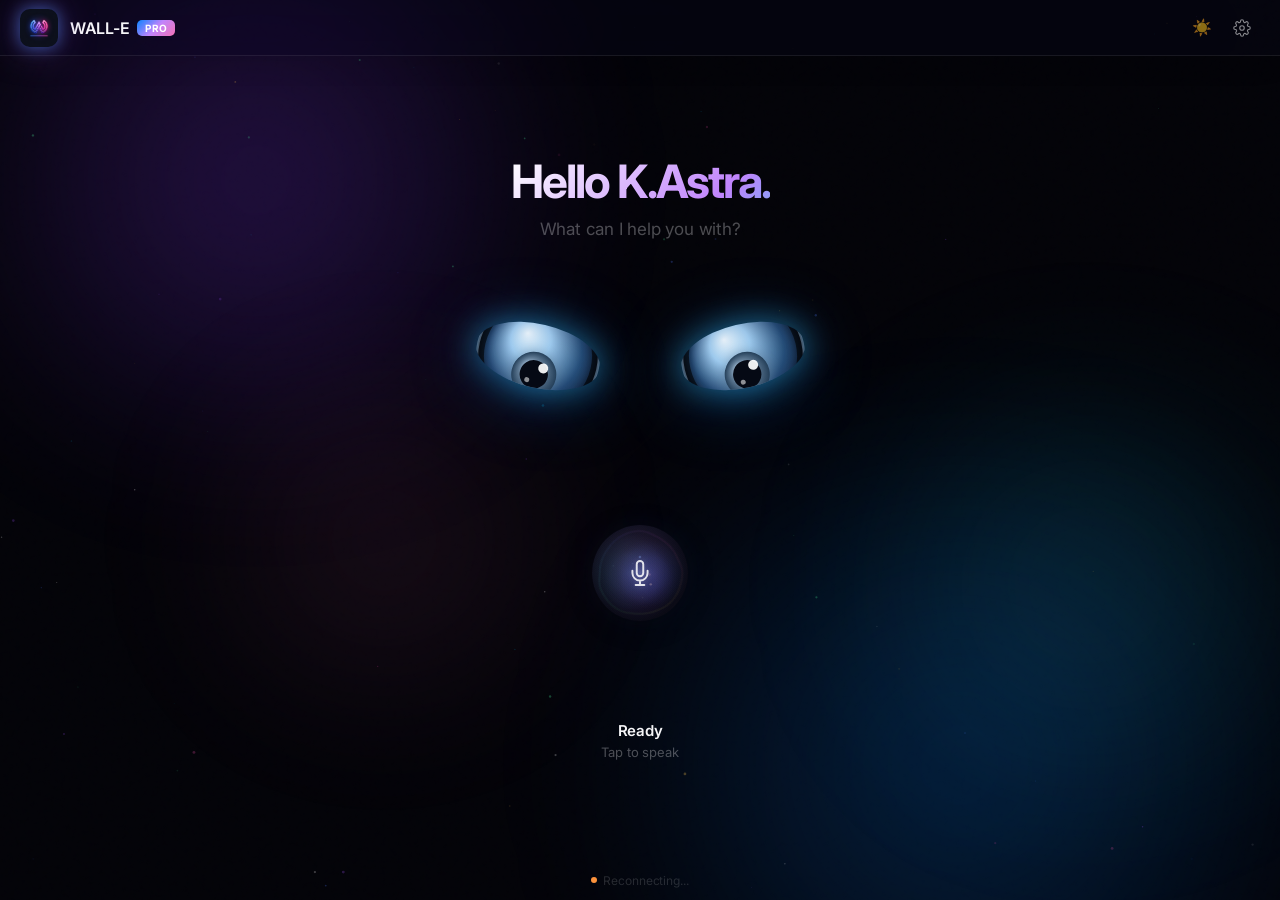
<file: static/index.html>
<!DOCTYPE html>
<html lang="en">

<head>
    <meta charset="UTF-8">
    <meta name="viewport" content="width=device-width, initial-scale=1.0, maximum-scale=1.0, user-scalable=no">
    <title>WALL-E AI — Voice Assistant</title>
    <link rel="stylesheet" href="/static/css/style.css?v=210">
    <link rel="manifest" href="/manifest.json">
    <meta name="theme-color" content="#000000">
    <meta name="apple-mobile-web-app-capable" content="yes">
    <meta name="apple-mobile-web-app-status-bar-style" content="black-translucent">
    <link rel="apple-touch-icon" href="/static/assets/walle-logo.png">
    <meta name="description" content="WALL-E AI — Professional voice-first AI assistant created by K.Astra and its members.">
</head>

<body>
    <div class="wallpaper-base">
        <div class="wallpaper-orb-1"></div>
        <div class="wallpaper-orb-2"></div>
        <div class="wallpaper-noise"></div>
    </div>
    <canvas id="particles-canvas"></canvas>

    <div class="app-shell">
        <!-- ── Top Nav ── -->
        <nav class="top-nav">
            <div class="nav-left">
                <img src="/static/assets/walle-logo.png" alt="WALL-E" class="app-logo">
                <div class="app-info">
                    <h1 class="app-title">WALL-E</h1>
                    <span class="app-badge">Pro</span>
                </div>
            </div>
            <div class="nav-right">
                <button class="icon-btn theme-toggle-btn" id="theme-toggle-btn" title="Toggle Theme">
                    <span class="theme-icon-sun">☀️</span>
                    <span class="theme-icon-moon">🌙</span>
                </button>
                <button class="icon-btn" id="settings-btn" title="Settings">
                    <svg width="18" height="18" viewBox="0 0 24 24" fill="none" stroke="currentColor" stroke-width="1.5"
                        stroke-linecap="round" stroke-linejoin="round">
                        <circle cx="12" cy="12" r="3" />
                        <path
                            d="M19.4 15a1.65 1.65 0 0 0 .33 1.82l.06.06a2 2 0 0 1-2.83 2.83l-.06-.06a1.65 1.65 0 0 0-1.82-.33 1.65 1.65 0 0 0-1 1.51V21a2 2 0 0 1-4 0v-.09A1.65 1.65 0 0 0 9 19.4a1.65 1.65 0 0 0-1.82.33l-.06.06a2 2 0 0 1-2.83-2.83l.06-.06A1.65 1.65 0 0 0 4.68 15a1.65 1.65 0 0 0-1.51-1H3a2 2 0 0 1 0-4h.09A1.65 1.65 0 0 0 4.6 9a1.65 1.65 0 0 0-.33-1.82l-.06-.06a2 2 0 0 1 2.83-2.83l.06.06A1.65 1.65 0 0 0 9 4.68a1.65 1.65 0 0 0 1-1.51V3a2 2 0 0 1 4 0v.09a1.65 1.65 0 0 0 1 1.51 1.65 1.65 0 0 0 1.82-.33l.06-.06a2 2 0 0 1 2.83 2.83l-.06.06A1.65 1.65 0 0 0 19.4 9a1.65 1.65 0 0 0 1.51 1H21a2 2 0 0 1 0 4h-.09a1.65 1.65 0 0 0-1.51 1z" />
                    </svg>
                </button>
            </div>
        </nav>

        <!-- ── Main Stage ── -->
        <main class="main-stage">
            <!-- Greeting -->
            <div class="greeting-area" id="greeting-area">
                <h2 class="greeting-text" id="greeting-text">Hello.</h2>
                <p class="greeting-sub" id="greeting-sub">What can I help you with?</p>
            </div>

            <!-- Orb Hub -->
            <div class="orb-hub">
                <!-- ── Face: eyes on top, orb = mouth below ── -->
                <div class="face-scene" id="orb-scene">

                    <!-- Eyes Row -->
                    <div class="eyes-row">
                        <canvas class="eye-canvas" id="eye-canvas-left"></canvas>
                        <canvas class="eye-canvas" id="eye-canvas-right"></canvas>
                    </div>

                    <!-- Orb / Mouth -->
                    <div class="orb-container">
                        <div class="voice-orb idle" id="voice-orb">
                            <canvas id="orb-canvas"></canvas>
                            <div class="orb-content" id="orb-core">
                                <svg viewBox="0 0 24 24" fill="none" stroke="currentColor" stroke-width="1.8"
                                    stroke-linecap="round" stroke-linejoin="round">
                                    <path d="M12 1a3 3 0 0 0-3 3v8a3 3 0 0 0 6 0V4a3 3 0 0 0-3-3Z" />
                                    <path d="M19 10v2a7 7 0 0 1-14 0v-2M12 19v4m-4 0h8" />
                                </svg>
                            </div>
                        </div>
                        <div class="glow-ring ring-1"></div>
                        <div class="glow-ring ring-2"></div>
                        <div class="glow-ring ring-3"></div>
                    </div>

                </div><!-- /face-scene -->

                <div class="orb-status-area">
                    <p class="status-main" id="orb-status">Ready</p>
                    <p class="status-sub" id="mode-text">Tap to speak</p>
                </div>
            </div>
        </main>

        <!-- ── Footer ── -->
        <footer class="bottom-bar">
            <div class="connection-status">
                <div class="dot" id="connection-dot"></div>
                <span id="connection-text">Connecting…</span>
            </div>
        </footer>

        <!-- ── Settings Modal Backdrop ── -->
        <div class="settings-backdrop" id="settings-backdrop"></div>

        <!-- ── Settings Modal ── -->
        <div class="settings-modal" id="settings-panel">
            <!-- Modal Header -->
            <div class="modal-header">
                <div class="modal-header-left">
                    <div class="modal-icon">
                        <svg width="16" height="16" viewBox="0 0 24 24" fill="none" stroke="currentColor"
                            stroke-width="2" stroke-linecap="round" stroke-linejoin="round">
                            <circle cx="12" cy="12" r="3" />
                            <path
                                d="M19.4 15a1.65 1.65 0 0 0 .33 1.82l.06.06a2 2 0 0 1-2.83 2.83l-.06-.06a1.65 1.65 0 0 0-1.82-.33 1.65 1.65 0 0 0-1 1.51V21a2 2 0 0 1-4 0v-.09A1.65 1.65 0 0 0 9 19.4a1.65 1.65 0 0 0-1.82.33l-.06.06a2 2 0 0 1-2.83-2.83l.06-.06A1.65 1.65 0 0 0 4.68 15a1.65 1.65 0 0 0-1.51-1H3a2 2 0 0 1 0-4h.09A1.65 1.65 0 0 0 4.6 9a1.65 1.65 0 0 0-.33-1.82l-.06-.06a2 2 0 0 1 2.83-2.83l.06.06A1.65 1.65 0 0 0 9 4.68a1.65 1.65 0 0 0 1-1.51V3a2 2 0 0 1 4 0v.09a1.65 1.65 0 0 0 1 1.51 1.65 1.65 0 0 0 1.82-.33l.06-.06a2 2 0 0 1 2.83 2.83l-.06.06A1.65 1.65 0 0 0 19.4 9a1.65 1.65 0 0 0 1.51 1H21a2 2 0 0 1 0 4h-.09a1.65 1.65 0 0 0-1.51 1z" />
                        </svg>
                    </div>
                    <h3 class="modal-title">Settings</h3>
                </div>
                <button class="modal-close" id="settings-close">
                    <svg width="12" height="12" viewBox="0 0 24 24" fill="none" stroke="currentColor" stroke-width="2.5"
                        stroke-linecap="round">
                        <path d="M18 6 6 18M6 6l12 12" />
                    </svg>
                </button>
            </div>

            <!-- Modal Body -->
            <div class="modal-body">

                <!-- Row: User Info -->
                <div class="modal-row">
                    <div class="modal-row-label">
                        <span class="row-icon">👤</span>
                        <span>Account</span>
                    </div>
                    <div class="modal-row-value">
                        <span id="settings-creator"></span>
                    </div>
                </div>

                <div class="modal-separator"></div>

                <!-- Row: Appearance -->
                <div class="modal-row">
                    <div class="modal-row-label">
                        <span class="row-icon">🎨</span>
                        <span>Appearance</span>
                    </div>
                    <div class="modal-row-value">
                        <label class="toggle-switch" title="Toggle light/dark theme">
                            <input type="checkbox" id="settings-theme-toggle">
                            <span class="toggle-track">
                                <span class="toggle-thumb"></span>
                            </span>
                        </label>
                        <span class="toggle-mode-label" id="toggle-mode-label">Dark</span>
                    </div>
                </div>

                <div class="modal-separator"></div>

                <!-- Row: AI Voice -->
                <div class="modal-row modal-row-col">
                    <div class="modal-row-label">
                        <span class="row-icon">🎙️</span>
                        <span>AI Voice</span>
                    </div>
                    <div class="select-wrapper modal-select-wrap">
                        <select id="settings-voice" class="styled-select">
                            <option value="Aoede">Aoede — Professional Female</option>
                            <option value="Charon">Charon — Professional Male</option>
                            <option value="Puck">Puck — Warm Male</option>
                            <option value="Kore">Kore — Warm Female</option>
                            <option value="Fenrir">Fenrir — Deep Male</option>
                        </select>
                        <span class="select-arrow">
                            <svg width="10" height="10" viewBox="0 0 24 24" fill="none" stroke="currentColor"
                                stroke-width="2.5" stroke-linecap="round">
                                <polyline points="6 9 12 15 18 9" />
                            </svg>
                        </span>
                    </div>
                </div>

                <div class="modal-separator"></div>

                <!-- Row: AI Persona -->
                <div class="modal-row modal-row-col">
                    <div class="modal-row-label">
                        <span class="row-icon">🧠</span>
                        <span>AI Persona</span>
                    </div>
                    <textarea id="settings-persona" class="styled-textarea" rows="3"
                        placeholder="e.g. Professional Executive Assistant"></textarea>
                </div>

            </div>

            <!-- Modal Footer -->
            <div class="modal-footer">
                <button id="logout-btn" class="btn-logout">Sign Out</button>
                <button id="settings-save-btn" class="btn-save">Save Changes</button>
            </div>
        </div>
    </div>

    <script src="/static/js/orb-renderer.js?v=110"></script>
    <script src="/static/js/eye-renderer.js?v=304"></script>
    <script src="/static/js/app.js?v=213"></script>
</body>

</html>
</file>
<file: static/css/style.css>
/* ═══════════════════════════════════════════════════════════════
   SIFRA AI — Ultra Vibrant Premium UI  (Dark + Light Themes)
   ═══════════════════════════════════════════════════════════════ */

@import url('https://fonts.googleapis.com/css2?family=Inter:wght@300;400;500;600;700&display=swap');

/* ── DARK THEME (default) ── */
:root {
    --bg-primary:      #030308;
    --bg-elevated:     rgba(16,16,28,0.70);
    --bg-secondary:    rgba(28,28,52,0.55);
    --surface-blur:    saturate(200%) blur(32px);
    --surface-heavy:   saturate(250%) blur(64px);
    --text-primary:    #f5f5f7;
    --text-secondary:  rgba(245,245,247,0.55);
    --text-tertiary:   rgba(245,245,247,0.30);
    --text-quaternary: rgba(245,245,247,0.15);
    --accent:          #0a84ff;
    --accent-hover:    #409cff;
    --accent-subtle:   rgba(10,132,255,0.14);
    --green:           #34d399;
    --orange:          #fb923c;
    --red:             #f87171;
    --purple:          #c084fc;
    --indigo:          #818cf8;
    --cyan:            #22d3ee;
    --pink:            #f472b6;
    --separator:       rgba(255,255,255,0.06);
    --separator-opaque:rgba(255,255,255,0.12);
    --nav-bg:          rgba(8,8,20,0.40);
    --nav-border:      rgba(255,255,255,0.08);
    --drawer-bg:       rgba(14,14,22,0.60);
    --orb-bg:          radial-gradient(circle at 40% 35%,#1a1a2e 0%,#0d0d1a 60%,#08080f 100%);
    --input-bg:        rgba(255,255,255,0.04);
    --input-border:    rgba(255,255,255,0.08);
    --input-hover-border: rgba(255,255,255,0.18);
    --toast-bg:        rgba(30,30,42,0.85);
    --toast-border:    rgba(255,255,255,0.06);
    --header-h:        56px;
    --footer-h:        40px;
    --radius-sm:       8px;
    --radius-md:       12px;
    --radius-lg:       16px;
    --radius-xl:       22px;
    --ease-out-expo:   cubic-bezier(0.16,1,0.3,1);
    --ease-spring:     cubic-bezier(0.34,1.56,0.64,1);
    --ease-smooth:     cubic-bezier(0.25,0.1,0.25,1);
}

/* ── LIGHT THEME ── */
body.light {
    --bg-primary:      #f0f4ff;
    --bg-elevated:     rgba(255,255,255,0.75);
    --bg-secondary:    rgba(230,240,255,0.60);
    --surface-blur:    saturate(180%) blur(32px);
    --surface-heavy:   saturate(220%) blur(64px);
    --text-primary:    #1a1a2e;
    --text-secondary:  rgba(26,26,46,0.60);
    --text-tertiary:   rgba(26,26,46,0.40);
    --text-quaternary: rgba(26,26,46,0.20);
    --accent:          #0a84ff;
    --accent-hover:    #0066cc;
    --accent-subtle:   rgba(10,132,255,0.12);
    --green:           #059669;
    --orange:          #ea7c1e;
    --red:             #dc2626;
    --purple:          #9333ea;
    --indigo:          #6366f1;
    --cyan:            #0891b2;
    --pink:            #db2777;
    --separator:       rgba(0,0,0,0.07);
    --separator-opaque:rgba(0,0,0,0.12);
    --nav-bg:          rgba(255,255,255,0.72);
    --nav-border:      rgba(0,0,0,0.07);
    --drawer-bg:       rgba(255,255,255,0.82);
    --orb-bg:          radial-gradient(circle at 40% 35%,#dbeafe 0%,#c7d2fe 60%,#ede9fe 100%);
    --input-bg:        rgba(0,0,0,0.04);
    --input-border:    rgba(0,0,0,0.10);
    --input-hover-border: rgba(0,0,0,0.22);
    --toast-bg:        rgba(255,255,255,0.90);
    --toast-border:    rgba(0,0,0,0.08);
}

/* ── Theme Toggle Button ── */
.theme-toggle-btn { width:36px;height:36px;font-size:16px;position:relative;overflow:hidden; }
.theme-icon-sun,.theme-icon-moon { position:absolute;transition:transform .4s var(--ease-spring),opacity .3s; }
.theme-icon-sun  { opacity:1; transform:scale(1) rotate(0deg); }
.theme-icon-moon { opacity:0; transform:scale(0.5) rotate(90deg); }
body.light .theme-icon-sun  { opacity:0; transform:scale(0.5) rotate(-90deg); }
body.light .theme-icon-moon { opacity:1; transform:scale(1) rotate(0deg); }

*,*::before,*::after{margin:0;padding:0;box-sizing:border-box}

body {
    font-family: -apple-system,'Inter','SF Pro Display','Helvetica Neue',system-ui,sans-serif;
    background: var(--bg-primary);
    color: var(--text-primary);
    height:100vh;width:100vw;overflow:hidden;
    -webkit-font-smoothing:antialiased;
    -moz-osx-font-smoothing:grayscale;
    -webkit-tap-highlight-color:transparent;
    user-select:none;
    text-rendering:optimizeLegibility;
    transition:background .5s, color .4s;
}

/* ── Light mode wallpaper ── */
body.light .wallpaper-base { background-color: #e8f0ff; }
body.light .wallpaper-base::before {
    background: radial-gradient(circle at center, rgba(168,85,247,0.30), transparent 70%);
}
body.light .wallpaper-base::after {
    background: radial-gradient(circle at center, rgba(59,130,246,0.28), transparent 70%);
}
body.light .wallpaper-orb-1 {
    background: radial-gradient(circle at center, rgba(20,184,166,0.28), transparent 70%);
}
body.light .wallpaper-orb-2 {
    background: radial-gradient(circle at center, rgba(236,72,153,0.22), transparent 70%);
}
/* Light mode extra orb for vibrancy */
body.light .wallpaper-base::before { opacity:0.8; }
body.light .wallpaper-base::after  { opacity:0.7; }
body.light .wallpaper-orb-1 { opacity:0.65; }
body.light .wallpaper-orb-2 { opacity:0.60; }

/* Light mode greeting shimmer — vivid colors */
body.light .greeting-text {
    background:linear-gradient(135deg,#7c3aed 0%,#2563eb 35%,#0891b2 65%,#059669 100%);
    -webkit-background-clip:text;-webkit-text-fill-color:transparent;background-clip:text;
    background-size:200% 200%;
}

/* Light mode orb glow rings — colorful */
body.light .ring-1{background:radial-gradient(circle,rgba(99,102,241,0.20) 0%,transparent 70%)}
body.light .ring-2{background:radial-gradient(circle,rgba(168,85,247,0.12) 0%,transparent 70%)}
body.light .ring-3{background:radial-gradient(circle,rgba(59,130,246,0.08) 0%,transparent 70%)}

/* Light mode drawer shadow */
body.light .settings-drawer.open{box-shadow:-20px 0 60px rgba(0,0,0,0.15),-4px 0 16px rgba(99,102,241,0.08)}

/* Light mode particles extra opacity */
body.light #particles-canvas{opacity:0.7}

/* ── Premium Aurora Mesh Background ── */
.wallpaper-base {
    position:fixed;inset:0;z-index:0;pointer-events:none;
    background-color: var(--bg-primary);
    overflow: hidden;
}

/* Dynamic moving color orbs */
.wallpaper-base::before,
.wallpaper-base::after,
.wallpaper-orb-1,
.wallpaper-orb-2 {
    content: "";
    position: absolute;
    border-radius: 50%;
    filter: blur(80px);
    opacity: 0.6;
    animation: aurora-float 25s infinite alternate ease-in-out;
    will-change: transform, filter;
    transform: translateZ(0);
}

/* Deep Purple / Magenta */
.wallpaper-base::before {
    width: 60vw; height: 60vh;
    background: radial-gradient(circle at center, rgba(140, 60, 255, 0.45), transparent 70%);
    top: -10%; left: -10%;
    animation-delay: 0s;
}

/* Vibrant Blue / Cyan */
.wallpaper-base::after {
    width: 70vw; height: 70vh;
    background: radial-gradient(circle at center, rgba(10, 132, 255, 0.40), transparent 70%);
    bottom: -20%; right: -10%;
    animation-delay: -5s;
    animation-duration: 28s;
}

/* Subtle Teal */
.wallpaper-orb-1 {
    width: 50vw; height: 50vh;
    background: radial-gradient(circle at center, rgba(34, 211, 238, 0.25), transparent 70%);
    top: 40%; left: 60%;
    animation-delay: -12s;
    animation-duration: 35s;
}

/* Warm Pink Accent */
.wallpaper-orb-2 {
    width: 40vw; height: 40vh;
    background: radial-gradient(circle at center, rgba(244, 114, 182, 0.20), transparent 70%);
    bottom: 20%; left: 10%;
    animation-delay: -8s;
    animation-duration: 22s;
}

/* Premium Noise Overlay for Texture */
.wallpaper-noise {
    position: absolute; inset: 0; z-index: 1; pointer-events: none;
    background-image: url("data:image/svg+xml,%3Csvg viewBox='0 0 200 200' xmlns='http://www.w3.org/2000/svg'%3E%3Cfilter id='noiseFilter'%3E%3CfeTurbulence type='fractalNoise' baseFrequency='0.8' numOctaves='3' stitchTiles='stitch'/%3E%3C/filter%3E%3Crect width='100%25' height='100%25' filter='url(%23noiseFilter)' opacity='0.04'/%3E%3C/svg%3E");
    mix-blend-mode: overlay;
}

@keyframes aurora-float {
    0%   { transform: translate(0, 0) scale(1) rotate(0deg); }
    33%  { transform: translate(8vw, -8vh) scale(1.1) rotate(5deg); }
    66%  { transform: translate(-6vw, 10vh) scale(0.95) rotate(-3deg); }
    100% { transform: translate(-2vw, -5vh) scale(1.05) rotate(2deg); }
}

#particles-canvas {
    position:fixed;inset:0;z-index:1;opacity:1;pointer-events:none;
}

.app-shell {
    display:flex;flex-direction:column;
    height:100vh;width:100vw;
    position:relative;z-index:5;
}

/* ── Header — Vibrant glass bar ── */
.top-nav {
    height:var(--header-h);
    display:flex;align-items:center;justify-content:space-between;
    padding:0 20px;
    background:var(--nav-bg);
    backdrop-filter:var(--surface-heavy);
    -webkit-backdrop-filter:var(--surface-heavy);
    border-bottom:1px solid var(--nav-border);
    box-shadow: 0 4px 30px rgba(0, 0, 0, 0.10);
    flex-shrink:0;z-index:20;
    transition:background .4s,border-color .4s;
}
.nav-left{display:flex;align-items:center;gap:12px}
.app-logo {
    width: 38px; height: 38px;
    border-radius: 10px;
    object-fit: cover;
    transition: transform .35s var(--ease-spring), filter .35s, box-shadow .35s;
    filter:
        drop-shadow(0 0 8px rgba(79,142,255,0.55))
        drop-shadow(0 0 18px rgba(168,85,247,0.30));
    will-change: transform;
    transform: translateZ(0);
    animation: logo-pulse 4s ease-in-out infinite alternate;
}
@keyframes logo-pulse {
    0%   { filter: drop-shadow(0 0 7px rgba(79,142,255,0.50)) drop-shadow(0 0 16px rgba(168,85,247,0.25)); }
    100% { filter: drop-shadow(0 0 12px rgba(236,72,153,0.50)) drop-shadow(0 0 22px rgba(168,85,247,0.35)); }
}
.app-logo:hover {
    transform: scale(1.12) rotate(-5deg) translateZ(0);
    filter:
        drop-shadow(0 0 14px rgba(79,142,255,0.80))
        drop-shadow(0 0 28px rgba(168,85,247,0.50));
}
.app-info{display:flex;align-items:center;gap:8px}
.app-title{font-size:16px;font-weight:600;letter-spacing:-.3px;color:var(--text-primary)}

/* Vibrant gradient badge */
.app-badge {
    font-size:10px;font-weight:700;padding:2px 8px;
    background:linear-gradient(135deg,#0a84ff,#c084fc,#f472b6);
    color:#fff;border-radius:5px;letter-spacing:.4px;text-transform:uppercase;
    animation:badge-glow 3s ease-in-out infinite alternate;
}
@keyframes badge-glow {
    0%   { box-shadow: 0 0 8px rgba(10,132,255,0.4); }
    100% { box-shadow: 0 0 12px rgba(192,132,252,0.5); }
}

.nav-right{display:flex;gap:4px}
.icon-btn{width:36px;height:36px;border:none;background:transparent;color:var(--text-secondary);cursor:pointer;border-radius:50%;display:flex;align-items:center;justify-content:center;transition:all .25s var(--ease-smooth)}
.icon-btn:hover{background:rgba(255,255,255,0.08);color:var(--text-primary);transform:rotate(30deg)}
.icon-btn:active{transform:scale(0.88) rotate(30deg)}

/* ── Main Stage ── */
.main-stage{flex:1;display:flex;flex-direction:column;align-items:center;justify-content:center;gap:0;overflow:hidden;position:relative}

/* ── Face Scene: eyes on top, orb = mouth below ── */
.face-scene {
    display: flex !important;
    flex-direction: column !important;
    align-items: center;
    gap: 32px;
}

/* ── Eyes Row: left eye + right eye side by side ── */
.eyes-row {
    display: flex !important;
    flex-direction: row !important;
    align-items: center;
    gap: 75px; /* Increased space between eyes */
}

/* ── Eye Canvases (circular) ── */
.eye-canvas {
    display: block;
    flex-shrink: 0;
    border-radius: 50%;
    cursor: crosshair;
    /* Premium glow: intense center + wide ambient spread */
    filter: drop-shadow(0 0 16px rgba(56,189,248,0.60)) drop-shadow(0 8px 32px rgba(10,132,255,0.30));
    transition: filter .35s;
    will-change: transform;
}
.eye-canvas:hover {
    filter: drop-shadow(0 0 24px rgba(56,189,248,0.80)) drop-shadow(0 12px 40px rgba(10,132,255,0.40));
}

@media(max-width:768px) { .eyes-row { gap:26px } .face-scene { gap:24px } }
@media(max-width:480px) { .eyes-row { gap:16px } .face-scene { gap:18px } }

/* ── Greeting — Vibrant gradient text ── */
.greeting-area{text-align:center;animation:greetSlide .9s var(--ease-out-expo) both;margin-bottom:52px}
@keyframes greetSlide{from{opacity:0;transform:translateY(20px) scale(0.96);filter:blur(4px)}to{opacity:1;transform:translateY(0) scale(1);filter:blur(0)}}

.greeting-text {
    font-size:46px;font-weight:700;letter-spacing:-2px;line-height:1.1;
    background:linear-gradient(135deg,#ffffff 0%,#c084fc 40%,#22d3ee 70%,#34d399 100%);
    -webkit-background-clip:text;-webkit-text-fill-color:transparent;background-clip:text;
    animation:textShimmer 6s ease-in-out infinite alternate;
    background-size:200% 200%;
    will-change: background-position;
    transform: translateZ(0);
}
@keyframes textShimmer{0%{background-position:0% 50%}100%{background-position:100% 50%}}

.greeting-sub{font-size:17px;color:var(--text-tertiary);margin-top:12px;font-weight:400;letter-spacing:-.2px}

/* ── Orb Hub ── */
.orb-hub{display:flex;flex-direction:column;align-items:center;gap:28px}
.orb-container{position:relative;width:240px;height:240px;display:flex;align-items:center;justify-content:center;overflow:visible}

/* ── Voice Orb — smooth dark sphere with fluid animation inside ── */
.voice-orb {
    position:relative;z-index:10;
    width:96px;height:96px;border-radius:50%;
    display:flex;align-items:center;justify-content:center;
    cursor:pointer;
    overflow:hidden;
    transition:transform .5s var(--ease-out-expo),box-shadow .6s var(--ease-smooth),background .5s;
    will-change:transform,box-shadow;
    transform:translateZ(0);
    background:var(--orb-bg);
    border:none;
}

/* Canvas fills the orb */
#orb-canvas{position:absolute;inset:0;width:100%;height:100%;z-index:1;pointer-events:none;border-radius:50%}

.orb-content{width:26px;height:26px;display:flex;align-items:center;justify-content:center;position:relative;z-index:3;transition:color .4s,filter .4s;color:rgba(255,255,255,0.85)}
.orb-content svg{width:100%;height:100%;filter:drop-shadow(0 0 3px rgba(255,255,255,0.15))}
.voice-orb:hover{filter:brightness(1.08);transform:scale(1.02)}
.voice-orb:active{transform:scale(0.92)!important;transition:transform .12s}

/* ── Glow Rings — vivid ambient halos ── */
.glow-ring{position:absolute;border-radius:50%;pointer-events:none;opacity:0;transition:opacity 1s var(--ease-smooth);will-change:opacity,transform;transform:translateZ(0)}
.ring-1{width:160px;height:160px;background:radial-gradient(circle,rgba(80,120,220,0.14) 0%,transparent 70%);filter:blur(16px)}
.ring-2{width:280px;height:280px;background:radial-gradient(circle,rgba(140,80,200,0.08) 0%,transparent 70%);filter:blur(32px)}
.ring-3{width:400px;height:400px;background:radial-gradient(circle,rgba(80,160,220,0.05) 0%,transparent 70%);filter:blur(48px)}
.voice-orb.listening~.ring-1,.voice-orb.speaking~.ring-1,.voice-orb.thinking~.ring-1{opacity:1}
.voice-orb.listening~.ring-2,.voice-orb.speaking~.ring-2,.voice-orb.thinking~.ring-2{opacity:1}
.voice-orb.listening~.ring-3,.voice-orb.speaking~.ring-3{opacity:1}

/* ── IDLE — visible aurora glow ── */
.voice-orb.idle {
    box-shadow:0 4px 24px rgba(0,0,0,0.35),0 0 30px rgba(90,110,220,0.08);
    animation:idle-float 7s ease-in-out infinite;
}
@keyframes idle-float{0%,100%{transform:translateY(0)}50%{transform:translateY(-2px)}}

/* ── LISTENING — rich breathing glow ── */
.voice-orb.listening {
    animation:listen-breathe 4s ease-in-out infinite;
}
@keyframes listen-breathe {
    0%,100% {
        transform:scale(1) translateZ(0);
        box-shadow:
            0 0 28px 4px rgba(60,140,230,0.18),
            0 0 60px 10px rgba(100,100,220,0.08),
            0 4px 20px rgba(0,0,0,0.30);
    }
    50% {
        transform:scale(1.05) translateZ(0);
        box-shadow:
            0 0 42px 8px rgba(60,140,230,0.28),
            0 0 85px 18px rgba(100,100,220,0.12),
            0 4px 20px rgba(0,0,0,0.30);
    }
}

/* ── THINKING — quiet pulse ── */
.voice-orb.thinking {
    box-shadow:0 0 25px rgba(100,100,220,0.14),0 4px 20px rgba(0,0,0,0.30);
}
.voice-orb.thinking .orb-content{color:rgba(160,165,255,0.9)}
.voice-orb.thinking .orb-content svg{animation:spin 1.4s linear infinite;filter:drop-shadow(0 0 3px rgba(100,100,200,0.25))}
@keyframes spin{from{transform:rotate(0deg)}to{transform:rotate(360deg)}}

/* ── SPEAKING — vivid multi-color breathing glow ── */
.voice-orb.speaking {
    animation:speak-alive .9s cubic-bezier(.4,0,.2,1) infinite alternate;
}
@keyframes speak-alive {
    0% {
        box-shadow:
            0 0 30px 5px rgba(200,90,140,0.18),
            0 0 65px 12px rgba(80,120,230,0.10),
            0 4px 22px rgba(0,0,0,0.30);
        transform:scale(1) translateZ(0);
    }
    100% {
        box-shadow:
            0 0 45px 10px rgba(90,120,230,0.25),
            0 0 85px 20px rgba(200,90,160,0.14),
            0 4px 22px rgba(0,0,0,0.30);
        transform:scale(1.06) translateZ(0);
    }
}

/* ── ERROR — subtle red tint ── */
.voice-orb.error{box-shadow:0 0 20px rgba(200,80,70,0.10),0 4px 20px rgba(0,0,0,0.30)}
.voice-orb.error .orb-content{color:rgba(240,120,110,0.9)}

/* ── Orb Status Text ── */
.orb-status-area{text-align:center}
.status-main{font-size:15px;font-weight:600;letter-spacing:-.2px;color:var(--text-primary);transition:opacity .3s}
.status-sub{font-size:13px;color:var(--text-tertiary);margin-top:4px;font-weight:400;letter-spacing:-.1px}

/* ── Footer ── */
.bottom-bar{height:var(--footer-h);display:flex;align-items:center;justify-content:center;flex-shrink:0;z-index:20}
.connection-status{display:flex;align-items:center;gap:6px;font-size:12px;color:var(--text-quaternary);font-weight:400;letter-spacing:-.1px}
.dot{width:6px;height:6px;border-radius:50%;background:var(--text-quaternary);flex-shrink:0;transition:background .4s,box-shadow .4s}
.dot.connected{background:var(--green);box-shadow:0 0 8px rgba(52,211,153,0.5)}
.dot.connecting{background:var(--orange);animation:dot-blink 1.2s ease-in-out infinite}
.dot.reconnecting{background:var(--orange);animation:dot-blink .6s ease-in-out infinite}
.dot.disconnected,.dot.error{background:var(--red)}
@keyframes dot-blink{0%,100%{opacity:.3}50%{opacity:1}}

/* ══════════════════════════════════════════════════════
   SETTINGS MODAL — Apple-style centered glassmorphism
   ══════════════════════════════════════════════════════ */

/* Backdrop */
.settings-backdrop {
    position: fixed; inset: 0; z-index: 900;
    background: rgba(0, 0, 0, 0.45);
    backdrop-filter: blur(8px);
    -webkit-backdrop-filter: blur(8px);
    opacity: 0; pointer-events: none;
    transition: opacity .35s var(--ease-smooth);
}
.settings-backdrop.open { opacity: 1; pointer-events: all; }

/* Light mode backdrop */
body.light .settings-backdrop { background: rgba(0, 0, 0, 0.22); }

/* Modal container */
.settings-modal {
    position: fixed;
    top: 50%; left: 50%;
    transform: translate(-50%, -50%) scale(0.92);
    z-index: 1000;
    width: min(480px, calc(100vw - 32px));
    max-height: calc(100vh - 80px);
    overflow-y: auto;
    overscroll-behavior: contain;
    border-radius: 24px;
    /* Dark mode glass */
    background: rgba(22, 22, 36, 0.72);
    backdrop-filter: saturate(200%) blur(48px);
    -webkit-backdrop-filter: saturate(200%) blur(48px);
    border: 1px solid rgba(255, 255, 255, 0.10);
    box-shadow:
        0 32px 80px rgba(0, 0, 0, 0.55),
        0 8px 24px rgba(0, 0, 0, 0.35),
        inset 0 1px 0 rgba(255, 255, 255, 0.08);
    opacity: 0; pointer-events: none;
    transition: opacity .35s var(--ease-out-expo), transform .35s var(--ease-out-expo);
    will-change: transform, opacity;
}
.settings-modal.open {
    opacity: 1; pointer-events: all;
    transform: translate(-50%, -50%) scale(1);
}
.settings-modal::-webkit-scrollbar { width: 0; }

/* Light mode modal glass */
body.light .settings-modal {
    background: rgba(255, 255, 255, 0.78);
    border: 1px solid rgba(0, 0, 0, 0.08);
    box-shadow:
        0 32px 80px rgba(0, 0, 0, 0.18),
        0 8px 24px rgba(0, 0, 0, 0.10),
        inset 0 1px 0 rgba(255, 255, 255, 0.90);
}

/* ── Modal Header ── */
.modal-header {
    display: flex; align-items: center; justify-content: space-between;
    padding: 20px 22px 18px;
    border-bottom: 1px solid var(--separator);
}
.modal-header-left { display: flex; align-items: center; gap: 10px; }
.modal-icon {
    width: 30px; height: 30px; border-radius: 8px;
    background: linear-gradient(135deg, #0a84ff, #c084fc);
    display: flex; align-items: center; justify-content: center;
    color: #fff; flex-shrink: 0;
    box-shadow: 0 4px 12px rgba(10, 132, 255, 0.30);
}
.modal-title {
    font-size: 17px; font-weight: 700; letter-spacing: -.4px;
    color: var(--text-primary);
}
/* Dark: gradient title text */
body:not(.light) .modal-title {
    background: linear-gradient(135deg, #fff 0%, #c084fc 100%);
    -webkit-background-clip: text; -webkit-text-fill-color: transparent; background-clip: text;
}

.modal-close {
    width: 28px; height: 28px; border: none; cursor: pointer; border-radius: 50%;
    display: flex; align-items: center; justify-content: center;
    background: var(--input-bg);
    color: var(--text-secondary);
    transition: background .2s, transform .3s var(--ease-spring), color .2s;
    border: 1px solid var(--input-border);
}
.modal-close:hover {
    background: rgba(248, 113, 113, 0.15);
    border-color: rgba(248, 113, 113, 0.30);
    color: var(--red);
    transform: rotate(90deg) scale(1.1);
}

/* ── Modal Body ── */
.modal-body { padding: 0; }

/* ── Row style (like iOS Settings list) ── */
.modal-row {
    display: flex; align-items: center; justify-content: space-between;
    padding: 15px 22px;
    transition: background .15s;
    min-height: 52px;
}
.modal-row:hover { background: rgba(255, 255, 255, 0.03); }
body.light .modal-row:hover { background: rgba(0, 0, 0, 0.025); }

/* Column layout for voice/persona rows */
.modal-row-col {
    flex-direction: column; align-items: flex-start; gap: 10px;
    padding-bottom: 18px;
}

.modal-row-label {
    display: flex; align-items: center; gap: 9px;
    font-size: 15px; font-weight: 500; letter-spacing: -.2px;
    color: var(--text-primary);
}
.row-icon { font-size: 16px; line-height: 1; width: 20px; text-align: center; }

.modal-row-value {
    display: flex; align-items: center; gap: 10px;
    font-size: 15px; color: var(--text-secondary); font-weight: 400;
}

/* Separator lines between rows */
.modal-separator {
    height: 1px;
    background: var(--separator);
    margin: 0 22px;
}

/* Select within modal */
.modal-select-wrap { width: 100%; }
.styled-select {
    width: 100%; appearance: none; -webkit-appearance: none;
    background: var(--input-bg); border: 1px solid var(--input-border);
    color: var(--text-primary);
    padding: 11px 40px 11px 14px;
    border-radius: var(--radius-md);
    font-size: 14px; font-family: inherit; font-weight: 400;
    outline: none; cursor: pointer;
    transition: border-color .2s, background .2s, box-shadow .2s;
}
.styled-select:hover { border-color: var(--input-hover-border); }
.styled-select:focus { border-color: var(--accent); background: var(--accent-subtle); box-shadow: 0 0 0 3px rgba(10,132,255,0.12); }
.styled-select option { background: #14141e; color: #fff; font-size: 14px; }
body.light .styled-select option { background: #f0f4ff; color: #1a1a2e; }
.select-wrapper { position: relative; width: 100%; }
.select-arrow { position: absolute; right: 14px; top: 50%; transform: translateY(-50%); color: var(--text-tertiary); pointer-events: none; }

/* Textarea within modal */
.styled-textarea {
    width: 100%; background: var(--input-bg); border: 1px solid var(--input-border);
    color: var(--text-primary); padding: 11px 14px;
    border-radius: var(--radius-md);
    font-size: 14px; font-family: inherit; font-weight: 400;
    resize: none; outline: none; line-height: 1.5;
    transition: border-color .2s, background .2s, box-shadow .2s;
}
.styled-textarea:hover { border-color: var(--input-hover-border); }
.styled-textarea:focus { border-color: var(--accent); background: var(--accent-subtle); box-shadow: 0 0 0 3px rgba(10,132,255,0.12); }
.styled-textarea::placeholder { color: var(--text-tertiary); }

/* Toggle switch */
.toggle-switch { position: relative; cursor: pointer; display: inline-block; flex-shrink: 0; }
.toggle-switch input { position: absolute; opacity: 0; width: 0; height: 0; }
.toggle-track {
    display: block; width: 44px; height: 26px; border-radius: 13px;
    background: rgba(120, 120, 160, 0.30); border: 1px solid var(--input-border);
    transition: background .3s, border-color .3s; position: relative;
}
.toggle-thumb {
    position: absolute; top: 3px; left: 3px; width: 18px; height: 18px;
    border-radius: 50%; background: #fff;
    box-shadow: 0 2px 6px rgba(0, 0, 0, 0.30);
    transition: transform .3s var(--ease-spring);
}
.toggle-switch input:checked ~ .toggle-track { background: linear-gradient(135deg, #f59e0b, #fb923c); border-color: transparent; }
.toggle-switch input:checked ~ .toggle-track .toggle-thumb { transform: translateX(18px); }

.toggle-mode-label { font-size: 13px; color: var(--text-secondary); font-weight: 500; min-width: 32px; }

/* Role badge */
.role-badge { font-size: 10px; font-weight: 600; letter-spacing: .5px; text-transform: uppercase; padding: 2px 8px; border-radius: 4px; background: linear-gradient(135deg, rgba(10,132,255,0.15), rgba(192,132,252,0.15)); color: var(--accent); }

/* ── Modal Footer ── */
.modal-footer {
    display: flex; gap: 10px; align-items: center;
    padding: 16px 22px 22px;
    border-top: 1px solid var(--separator);
    margin-top: 4px;
}
.btn-logout {
    flex: 1; background: transparent; color: var(--red);
    border: 1px solid rgba(248, 113, 113, 0.22); border-radius: var(--radius-md);
    padding: 12px; font-weight: 500; font-size: 14px; font-family: inherit;
    cursor: pointer; letter-spacing: -.1px;
    transition: background .2s, border-color .2s;
}
.btn-logout:hover { background: rgba(248, 113, 113, 0.10); border-color: rgba(248, 113, 113, 0.40); }

.btn-save {
    flex: 2;
    background: linear-gradient(135deg, #0a84ff, #818cf8, #c084fc);
    color: #fff; border: none; border-radius: var(--radius-md);
    padding: 12px 20px; font-weight: 600; font-size: 14px; font-family: inherit;
    cursor: pointer; letter-spacing: -.1px;
    transition: transform .15s var(--ease-spring), filter .2s, box-shadow .2s;
    box-shadow: 0 4px 16px rgba(10, 132, 255, 0.30);
}
.btn-save:hover { filter: brightness(1.12); transform: translateY(-1px); box-shadow: 0 6px 24px rgba(10, 132, 255, 0.40); }
.btn-save:active { transform: scale(0.97); }

/* ── Toast ── */
.toast { position: fixed; bottom: 68px; left: 50%; transform: translateX(-50%) translateY(12px); padding: 10px 20px; border-radius: 100px; background: var(--toast-bg); backdrop-filter: var(--surface-blur); -webkit-backdrop-filter: var(--surface-blur); border: 1px solid var(--toast-border); font-size: 13px; font-weight: 500; letter-spacing: -.1px; opacity: 0; transition: opacity .3s var(--ease-smooth), transform .3s var(--ease-out-expo); z-index: 10000; white-space: nowrap; color: var(--text-primary); }
.toast.visible { opacity: 1; transform: translateX(-50%) translateY(0); }
.toast-error { background: rgba(248, 113, 113, 0.15); border-color: rgba(248, 113, 113, 0.20); }
.toast-success { background: rgba(52, 211, 153, 0.12); border-color: rgba(52, 211, 153, 0.20); }

/* ══════════════════════════════════════════════════════
   ROBOT EYES — Lively emotion display
   ══════════════════════════════════════════════════════ */

/* Row layout: [eye] [orb] [eye] */
.orb-scene {
    display: flex;
    align-items: center;
    gap: 44px;
}

/* ── Eye outer shell ── */
.robo-eye {
    width: 76px;
    height: 56px;           /* controls "openness" via overflow:hidden */
    border-radius: 50%;
    overflow: hidden;
    position: relative;
    flex-shrink: 0;
    cursor: default;
    /* glassmorphism shell */
    background: rgba(12, 14, 30, 0.55);
    border: 1.5px solid rgba(120, 170, 255, 0.22);
    box-shadow:
        0 0 18px rgba(80, 130, 255, 0.18),
        inset 0 1px 0 rgba(255,255,255,0.06);
    backdrop-filter: blur(8px);
    -webkit-backdrop-filter: blur(8px);
    transition:
        height        0.30s var(--ease-spring),
        transform     0.30s var(--ease-spring),
        box-shadow    0.40s var(--ease-smooth),
        border-color  0.40s;
    will-change: height, transform;
}

/* ── Eye inner content (always a 76x76 circle, clipped by outer) ── */
.eye-inner {
    position: absolute;
    width: 76px;
    height: 76px;
    top: 50%;
    left: 0;
    transform: translateY(-50%);
    border-radius: 50%;
    background: radial-gradient(ellipse at 48% 38%,
        rgba(224, 240, 255, 0.97) 0%,
        rgba(190, 220, 255, 0.93) 55%,
        rgba(160, 200, 240, 0.88) 100%);
    pointer-events: none;
}
body.light .eye-inner {
    background: radial-gradient(ellipse at 48% 38%,
        rgba(255,255,255,0.98) 0%,
        rgba(220,235,255,0.95) 60%,
        rgba(190,215,250,0.90) 100%);
}

/* ── Iris group (moves together for gaze direction) ── */
.iris-group {
    position: absolute;
    width: 100%; height: 100%;
    top: 0; left: 0;
    transition: transform 0.45s var(--ease-out-expo);
}

/* ── Iris (colored) ── */
.eye-iris {
    position: absolute;
    width: 34px; height: 34px;
    top: 50%; left: 50%;
    transform: translate(-50%, -50%);
    border-radius: 50%;
    background: radial-gradient(circle at 38% 32%,
        #a5f3fc 0%, #38bdf8 40%, #0369a1 100%);
    box-shadow: 0 0 10px rgba(56,189,248,0.45);
    transition: width 0.3s, height 0.3s, background 0.4s;
}

/* ── Pupil ── */
.eye-pupil {
    position: absolute;
    width: 18px; height: 18px;
    top: 50%; left: 50%;
    transform: translate(-50%, -50%);
    border-radius: 50%;
    background: #050814;
    transition: width 0.3s var(--ease-spring), height 0.3s var(--ease-spring);
}

/* ── Highlights ── */
.eye-hl1 {
    position: absolute;
    width: 8px; height: 8px;
    top: calc(50% - 12px); left: calc(50% + 5px);
    border-radius: 50%;
    background: rgba(255,255,255,0.92);
    pointer-events: none;
}
.eye-hl2 {
    position: absolute;
    width: 4px; height: 4px;
    top: calc(50% + 6px); left: calc(50% - 8px);
    border-radius: 50%;
    background: rgba(255,255,255,0.55);
    pointer-events: none;
}

/* ════════════════════════════════════════
   STATE VARIATIONS
   ════════════════════════════════════════ */

/* ── IDLE: calm half-squint, slow blink ── */
.orb-scene.state-idle .robo-eye {
    height: 56px;
    animation: eye-blink-idle 5s ease-in-out infinite;
}
@keyframes eye-blink-idle {
    0%, 88%, 100% { height: 56px; }
    91%, 95%      { height: 4px;  }
}

/* ── LISTENING: wide open, alert, pupils dilated ── */
.orb-scene.state-listening .robo-eye {
    height: 68px;
    border-color: rgba(80,200,255,0.45);
    box-shadow: 0 0 22px rgba(56,189,248,0.35), inset 0 1px 0 rgba(255,255,255,0.08);
    animation: eye-blink-listen 6s ease-in-out infinite;
}
@keyframes eye-blink-listen {
    0%, 94%, 100% { height: 68px; }
    96%, 99%      { height: 5px;  }
}
.orb-scene.state-listening .eye-iris {
    width: 38px; height: 38px;
    background: radial-gradient(circle at 38% 32%, #bfefff 0%, #38bdf8 35%, #0284c7 100%);
}
.orb-scene.state-listening .eye-pupil {
    width: 20px; height: 20px;
}

/* ── THINKING: pupils look up-left, asymmetric squint ── */
.orb-scene.state-thinking .robo-eye   { animation: none; }
.orb-scene.state-thinking .eye-left   { height: 52px; transform: rotate(-6deg); }
.orb-scene.state-thinking .eye-right  { height: 44px; transform: rotate(10deg); }
.orb-scene.state-thinking .iris-group { transform: translate(-5px, -6px); }
.orb-scene.state-thinking .eye-iris {
    background: radial-gradient(circle at 38% 32%, #c4b5fd 0%, #8b5cf6 40%, #4c1d95 100%);
    box-shadow: 0 0 10px rgba(139,92,246,0.4);
}
.orb-scene.state-thinking .eye-pupil  { width: 16px; height: 16px; }

/* ── SPEAKING: happy squint-smile (tall eyelid from top) ── */
.orb-scene.state-speaking .robo-eye {
    height: 38px;
    border-color: rgba(52,211,153,0.40);
    box-shadow: 0 0 20px rgba(52,211,153,0.30), inset 0 1px 0 rgba(255,255,255,0.06);
    animation: eye-bounce-speak 0.6s ease-in-out infinite alternate;
}
@keyframes eye-bounce-speak {
    0%   { height: 38px; }
    100% { height: 44px; }
}
.orb-scene.state-speaking .iris-group { transform: translateY(-3px); }
.orb-scene.state-speaking .eye-iris {
    background: radial-gradient(circle at 38% 32%, #a7f3d0 0%, #34d399 40%, #065f46 100%);
    box-shadow: 0 0 12px rgba(52,211,153,0.45);
}
.orb-scene.state-speaking .eye-pupil  { width: 14px; height: 14px; }

/* ── ERROR: sad droop, pupils down, red tint ── */
.orb-scene.state-error .robo-eye   { height: 50px; animation: none; }
.orb-scene.state-error .eye-left   { transform: rotate(12deg); }
.orb-scene.state-error .eye-right  { transform: rotate(-12deg); }
.orb-scene.state-error .iris-group { transform: translateY(5px); }
.orb-scene.state-error .eye-iris {
    background: radial-gradient(circle at 38% 32%, #fca5a5 0%, #ef4444 40%, #7f1d1d 100%);
    box-shadow: 0 0 10px rgba(239,68,68,0.35);
}

/* ── BLINK class (JS-triggered one-shot) ── */
.robo-eye.blinking { height: 4px !important; }

/* ── Light mode eye adjustments ── */
body.light .robo-eye {
    background: rgba(240,245,255,0.70);
    border-color: rgba(80,130,220,0.25);
    box-shadow: 0 0 14px rgba(80,130,220,0.12), inset 0 1px 0 rgba(255,255,255,0.6);
}

/* ── Responsive ── */
@media(max-width: 768px) {
    .orb-scene { gap: 28px; }
    .robo-eye  { width: 58px; }
    .eye-inner { width: 58px; height: 58px; }
    .orb-scene.state-idle .robo-eye      { height: 42px; }
    .orb-scene.state-listening .robo-eye { height: 52px; }
    .orb-scene.state-speaking .robo-eye  { height: 28px; }
    .eye-iris  { width: 26px; height: 26px; }
    .eye-pupil { width: 14px; height: 14px; }
    .eye-hl1   { width: 6px; height: 6px; }
}
@media(max-width: 480px) {
    .orb-scene { gap: 16px; }
    .robo-eye  { width: 46px; }
    .eye-inner { width: 46px; height: 46px; }
}


/* ── Responsive ── */
@media(max-width: 768px) {
    .greeting-text { font-size: 34px; letter-spacing: -1.4px; }
    .greeting-sub { font-size: 15px; padding: 0 32px; }
    .greeting-area { margin-bottom: 36px; }
    .orb-container { width: 200px; height: 200px; }
    .voice-orb { width: 78px; height: 78px; }
    .ring-1 { width: 140px; height: 140px; } .ring-2 { width: 250px; height: 250px; } .ring-3 { width: 340px; height: 340px; }
    .status-main { font-size: 14px; } .status-sub { font-size: 12px; }
    .top-nav { padding: 0 16px; } .app-title { font-size: 15px; }
    .settings-modal { width: calc(100vw - 24px); border-radius: 20px; }
}
@media(max-height: 700px) {
    .greeting-area { margin-bottom: 24px; }
    .greeting-text { font-size: 28px; }
    .orb-container { transform: scale(0.82); }
    .settings-modal { max-height: calc(100vh - 40px); }
}
</file>
